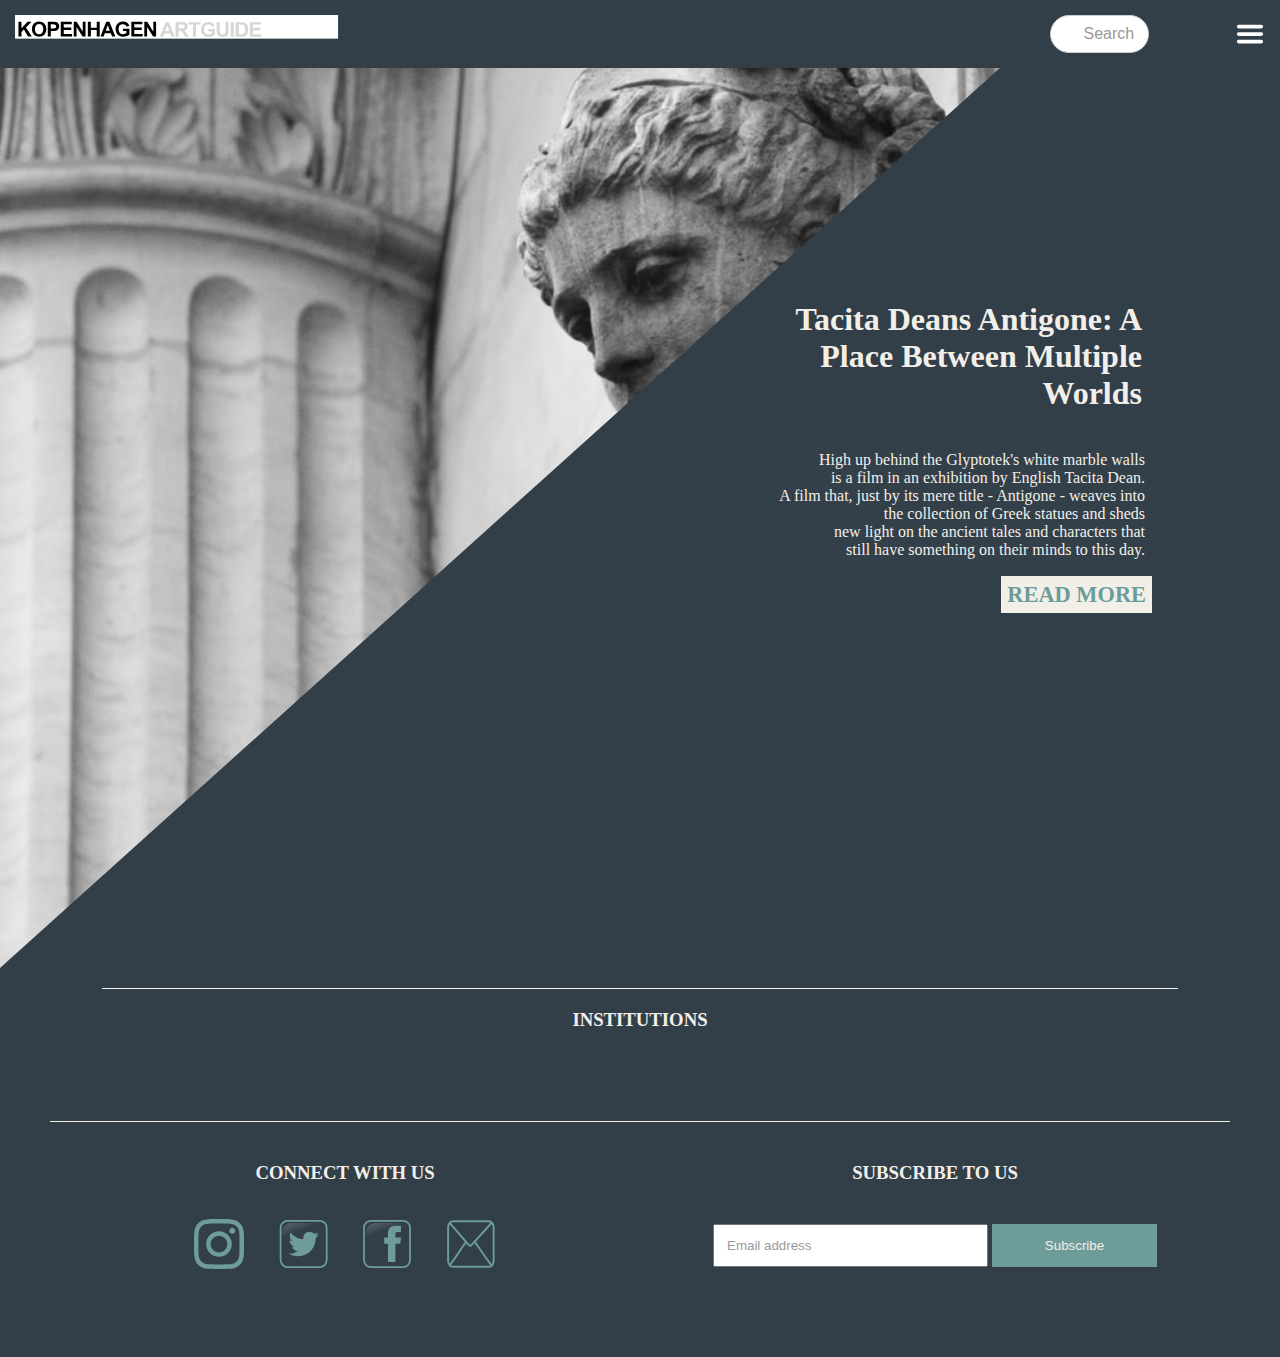
<file: index.html>
<!DOCTYPE html>
<html lang="">

<head>
    <meta charset="utf-8">
    <meta name="robots" content="index, follow">
    <meta name="viewport" content="width=device-width, initial-scale=1.0">
    <title>Kopenhagen.dk</title>
    <link rel="stylesheet" href="style/style.css">
</head>

<body>
    <nav id="overlay">
        <img src="images/close-button.svg" alt="menu" class="close-button" id="close-menu">
        <ul>
            <li>
                <section class="one">
                    <h2>ARTGUIDE</h2>
                    <a href="events.html">Calendar</a>
                    <a href="#">Reviews</a>
                    <br>
                    <br>
                </section>
            </li>

            <li>
                <section class="two">
                    <h2>MAGASINE</h2>
                    <a href="index.html">Articles</a>
                    <a href="#">Photo Gallery</a>
                    <br>
                    <br>
                </section>
            </li>

            <li>
                <section class="three">
                    <h2> MORE </h2>
                    <a href="About.html">About</a>
                    <a href="#">Contact</a>
                    <a href="#">Newsletter</a>
                </section>
            </li>
        </ul>
    </nav>
    <header>
        <a href="index.html"> <img src="images/logo2_reversed1.svg" alt="logo" class="logo"> </a>
        <form action="events.html">

            <input name="searchterm" type="search" placeholder="Search">
            <!--
            <input name="searchterm" type="search">
            <input type="submit" value="search">
-->
        </form>
        <img src="images/burger-menu.svg" alt="menu" class="menu-btn" id="open-menu">
    </header>
    <main>

        <div class="hero-image">
        </div>

        <div class="hero-text">
            <h1>Tacita Deans Antigone: A Place Between Multiple Worlds
            </h1>
            <p> High up behind the Glyptotek's white marble walls <br> is a film in an exhibition by English Tacita Dean.<br> A film that, just by its mere title - Antigone - weaves into the collection of Greek statues and sheds <br> new light on the ancient tales and characters that <br> still have something on their minds to this day.</p>
            <a href="singleEvent.html"> READ MORE </a>
        </div>
        <h3> INSTITUTIONS </h3>
        <div class="event-grid-wrapper" onload="">
        </div>
    </main>

    <template class="event-template">
        <div class="event">
            <a class="img-link"><img class="event-image" src="" alt="Image not found" height="300px" width="300px"></a>
            <section class="info">
                <a class="overlay_link">Title</a>
            </section>
        </div>
    </template>

    <footer>


<section>
<h3 class="header"> CONNECT WITH US</h3>
        <div class="links">

            <a href="https://www.instagram.com/kopenhagendk/" target="_blank">
                <img src="images/ig-logo.svg" alt="ig" class="socialicon">
            </a>

            <a href="https://twitter.com/KopenhagenAI" target="_blank">
                <img src="images/twitter-logo.svg" alt="twitter" class="socialicon">
            </a>

            <a href="https://www.facebook.com/kopenhagen.dk/?ref=search&__tn__=%2Cd%2CP-R&eid=ARDG_lwazEX1TMzXA8KDszDL2KJg1vf44_b2kJ1ytJLUQITOIH_bUSKEoWaHqJhDEhEP6fz556EC7qzw" target="_blank">
                <img src="images/facebook-logo.svg" alt="fb" class="socialicon">
            </a>

            <a href="mailto: kopenhagen@kopenhagen.dk">
                <img src="images/email4.svg" alt="email" class="socialicon">
            </a>
        </div>
        </section>


<form action="/action_page.php" class="form">
 <h3 class="header">SUBSCRIBE TO US</h3>

  <div class="container">

    <input type="text" placeholder="Email address" name="mail" required>
    <input type="submit" value="Subscribe">
  </div>


</form>



    </footer>
    <script src="scripts/menu.js"></script>
    <script src="scripts/eventsOnly.js"></script>
</body>

</html>
</file>
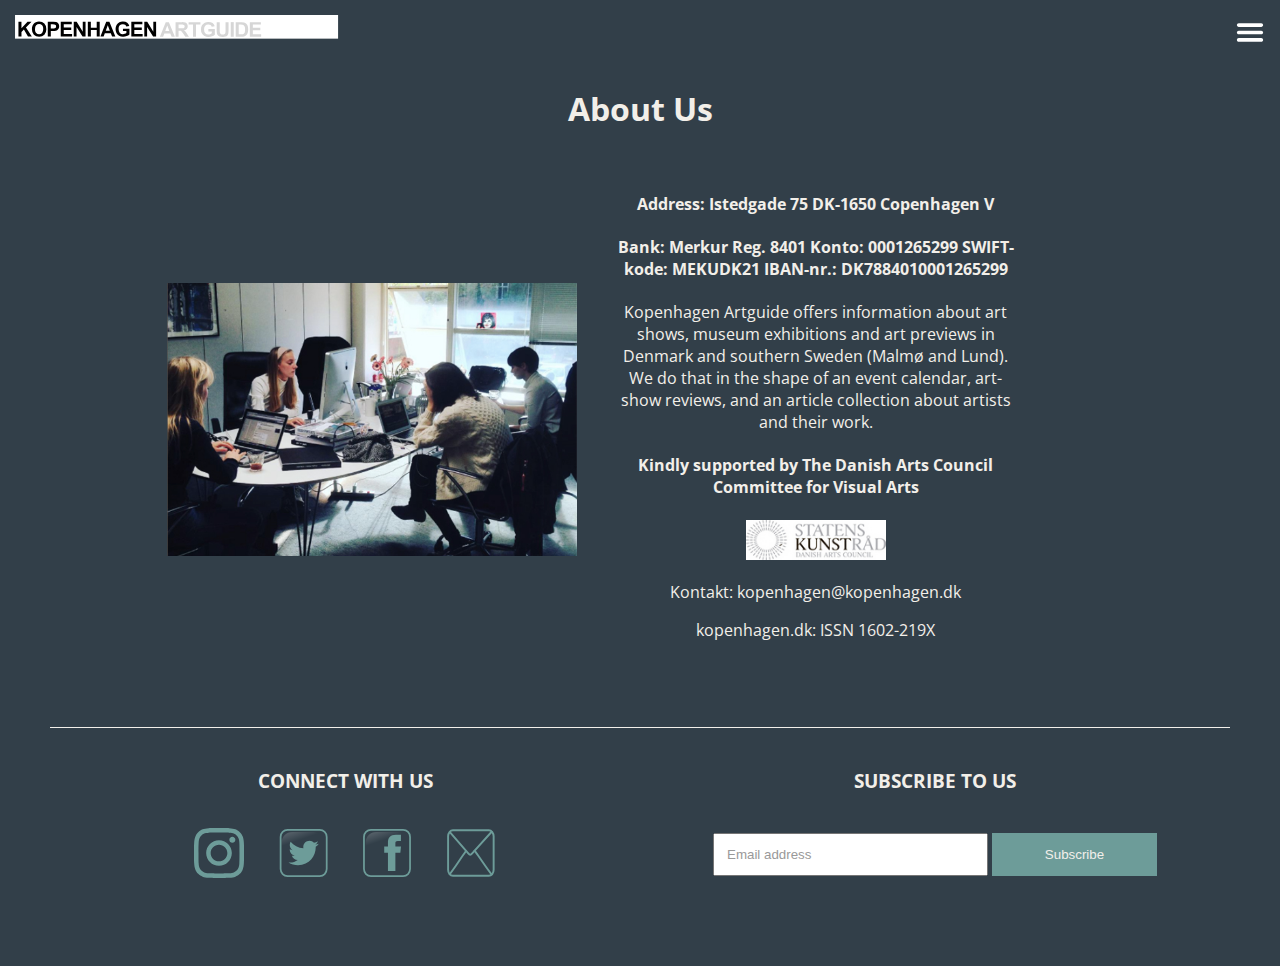
<file: About.html>
<!DOCTYPE html>
<html lang="">

<head>
    <meta charset="utf-8">
    <meta name="robots" content="index, follow">
    <meta name="viewport" content="width=device-width, initial-scale=1.0">
    <link rel="stylesheet" type="text/css" href="style/style.css">
    <link rel="stylesheet" type="text/css" href="//fonts.googleapis.com/css?family=Open+Sans" />
    <title>About Us</title>
</head>

<body>
    <nav id="overlay">
        <img src="images/close-button.svg" alt="menu" class="close-button" id="close-menu">
        <ul>
            <li>
                <section class="one">
                    <h2>ARTGUIDE</h2>
                    <a href="events.html">Calendar</a>
                    <a href="#">Reviews</a>
                    <br>
                    <br>
                </section>
            </li>

            <li>
                <section class="two">
                    <h2>MAGASINE</h2>
                    <a href="index.html">Articles</a>
                    <a href="#">Photo Gallery</a>
                    <br>
                    <br>
                </section>
            </li>

            <li>
                <section class="three">
                    <h2> MORE </h2>
                    <a href="About.html">About</a>
                    <a href="#">Contact</a>
                    <a href="#">Newsletter</a>
                </section>
            </li>
        </ul>
    </nav>
    <header>
        <a href="index.html"> <img src="images/logo2_reversed1.svg" alt="logo" class="logo"> </a>
        <img src="images/burger-menu.svg" alt="menu" class="menu-btn" id="open-menu">
    </header>
    <main class ="About">
        <h1 class="title1"> About Us</h1>
        <div class="wrapper">
            <div class="left_box1">
                <img src="images/about_us.jpg" alt="about" class="about_image">
            </div>

            <div class="right_box1">
                <h4 class="address"> Address: Istedgade 75
DK-1650 Copenhagen V</h4>
                <h4 class="bank">Bank: Merkur
Reg. 8401
Konto: 0001265299
SWIFT-kode: MEKUDK21
IBAN-nr.: DK7884010001265299</h4>
                <p class="">Kopenhagen Artguide offers
information about art shows, museum exhibitions and art
previews in Denmark and southern Sweden (Malmø and
Lund). We do that in the shape of an event calendar,
art-show reviews, and an article collection about artists
and their work. </p>
                <h4 class="support">Kindly supported by The Danish Arts Council Committee for Visual Arts</h4>
                <img src="images/about-logo.jpg" alt="about-logo"  class="about-logo">
                <p class="contact">Kontakt: kopenhagen@kopenhagen.dk</p>

            <p>kopenhagen.dk: ISSN 1602-219X</p>
            </div>
        </div>

    </main>
    <footer>

       <section>

<h3 class="header"> CONNECT WITH US</h3>
        <div class="links">

            <a href="https://www.instagram.com/kopenhagendk/" target="_blank">
                <img src="images/ig-logo.svg" alt="ig" class="socialicon">
            </a>

            <a href="https://twitter.com/KopenhagenAI" target="_blank">
                <img src="images/twitter-logo.svg" alt="twitter" class="socialicon">
            </a>

            <a href="https://www.facebook.com/kopenhagen.dk/?ref=search&__tn__=%2Cd%2CP-R&eid=ARDG_lwazEX1TMzXA8KDszDL2KJg1vf44_b2kJ1ytJLUQITOIH_bUSKEoWaHqJhDEhEP6fz556EC7qzw" target="_blank">
                <img src="images/facebook-logo.svg" alt="fb" class="socialicon">
            </a>

            <a href="mailto: kopenhagen@kopenhagen.dk">
                <img src="images/email4.svg" alt="email" class="socialicon">
            </a>
        </div>
        </section>


<form action="/action_page.php" class="form">
 <h3 class="header">SUBSCRIBE TO US</h3>

  <div class="container">

    <input type="text" placeholder="Email address" name="mail" required>
    <input type="submit" value="Subscribe">
  </div>


</form>



    </footer>
    <script src="scripts/menu.js"></script>

</body>

</html>
</file>
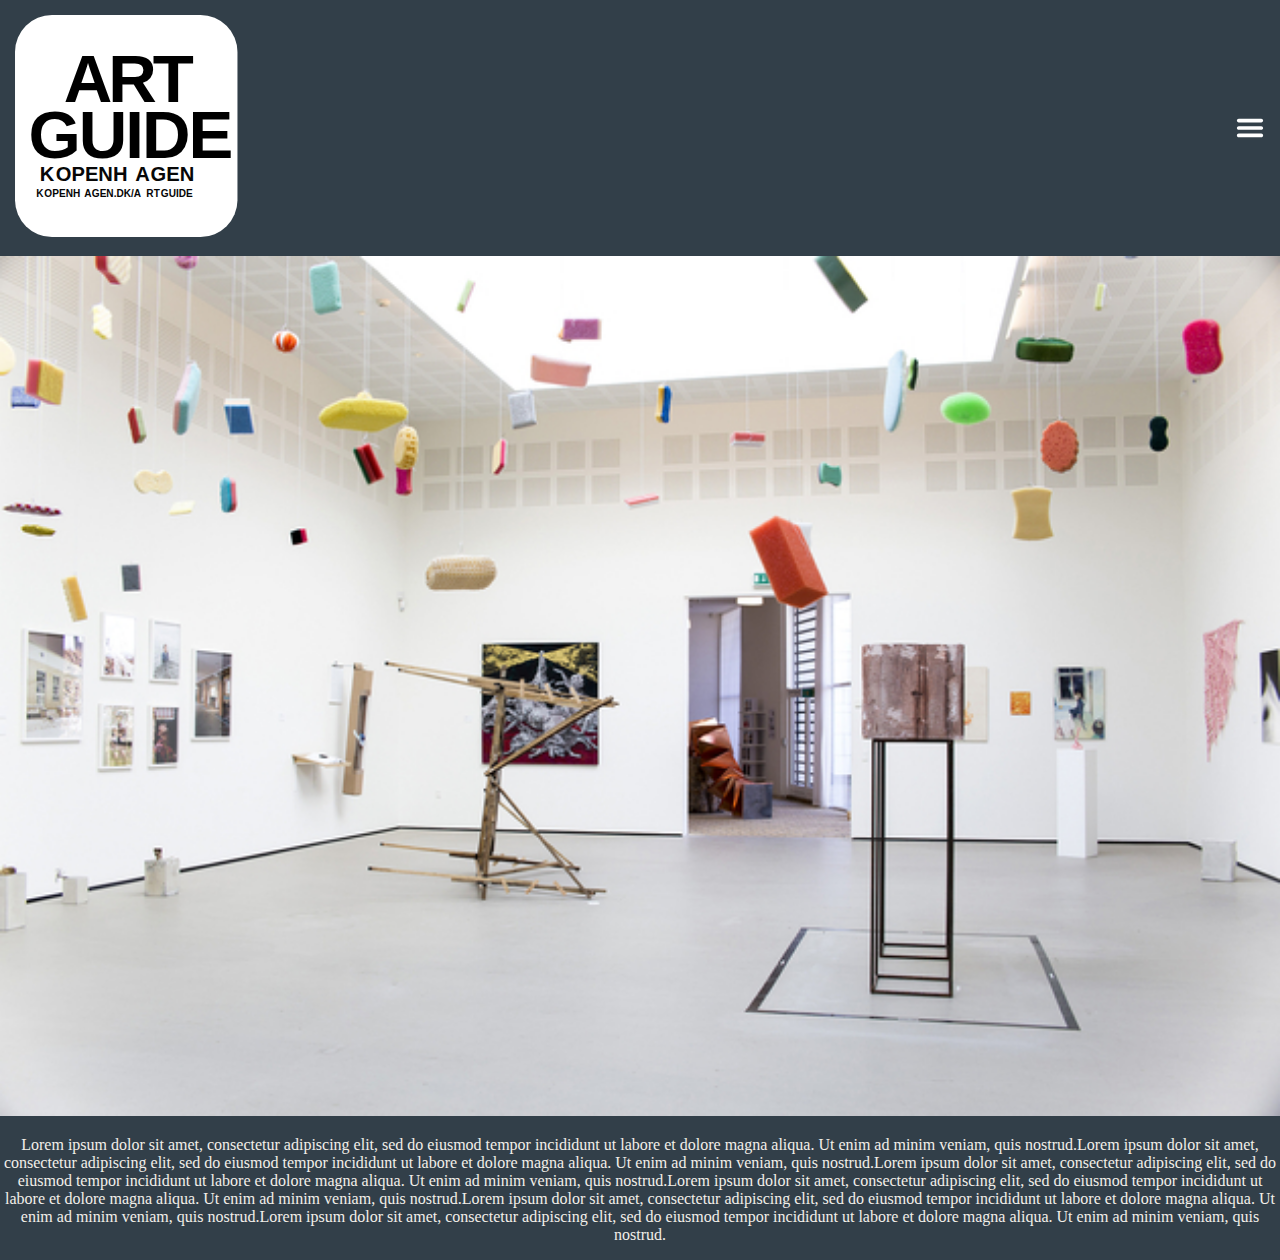
<file: article.html>
<!DOCTYPE html>
<html lang="">

<head>
    <meta charset="utf-8">
    <meta name="viewport" content="width=device-width, initial-scale=1.0">
    <title>Kopenhagen.dk</title>
    <link rel="stylesheet" href="style/style.css">
</head>

<body>
   <div class="triangle">
    <nav id="overlay">
        <img src="images/close-button.svg" alt="menu" class="close-button" id="close-menu">
        <ul>
            <li>
                <section class="one">
                    <h2>ARTGUIDE</h2>
                    <a href="events.html">Calendar</a>
                    <a href="#">Reviews</a>
                    <br>
                    <br>
                </section>
            </li>

            <li>
                <section class="two">
                    <h2>MAGASINE</h2>
                    <a href="#">Articles</a>
                    <a href="#">Photo Gallery</a>
                    <br>
                    <br>
                </section>
            </li>

            <li>
                <section class="three">
                    <h2> n </h2>
                    <a href="#">About</a>
                    <a href="#">Contact</a>
                    <a href="#">Newsletter</a>
                    <a href="#">Ads and Visibilty</a>
                </section>
            </li>
        </ul>
    </nav>
    <header>
        <a href="index.html"> <img src="images/logo.svg" alt="logo" class="logo"> </a>
        <img src="images/burger-menu.svg" alt="menu" class="menu-btn" id="open-menu">
    </header>

    <main>
        <section class="article-container">
           <img src="images/article.jpg" class="article_image" alt="image">
            <p> Lorem ipsum dolor sit amet, consectetur adipiscing elit, sed do eiusmod tempor incididunt ut labore et dolore magna aliqua. Ut enim ad minim veniam, quis nostrud.Lorem ipsum dolor sit amet, consectetur adipiscing elit, sed do eiusmod tempor incididunt ut labore et dolore magna aliqua. Ut enim ad minim veniam, quis nostrud.Lorem ipsum dolor sit amet, consectetur adipiscing elit, sed do eiusmod tempor incididunt ut labore et dolore magna aliqua. Ut enim ad minim veniam, quis nostrud.Lorem ipsum dolor sit amet, consectetur adipiscing elit, sed do eiusmod tempor incididunt ut labore et dolore magna aliqua. Ut enim ad minim veniam, quis nostrud.Lorem ipsum dolor sit amet, consectetur adipiscing elit, sed do eiusmod tempor incididunt ut labore et dolore magna aliqua. Ut enim ad minim veniam, quis nostrud.Lorem ipsum dolor sit amet, consectetur adipiscing elit, sed do eiusmod tempor incididunt ut labore et dolore magna aliqua. Ut enim ad minim veniam, quis nostrud.</p>

        </section>
    </main>
    </div>
    <script src="scripts/menu.js"></script>
</body></html>
</file>
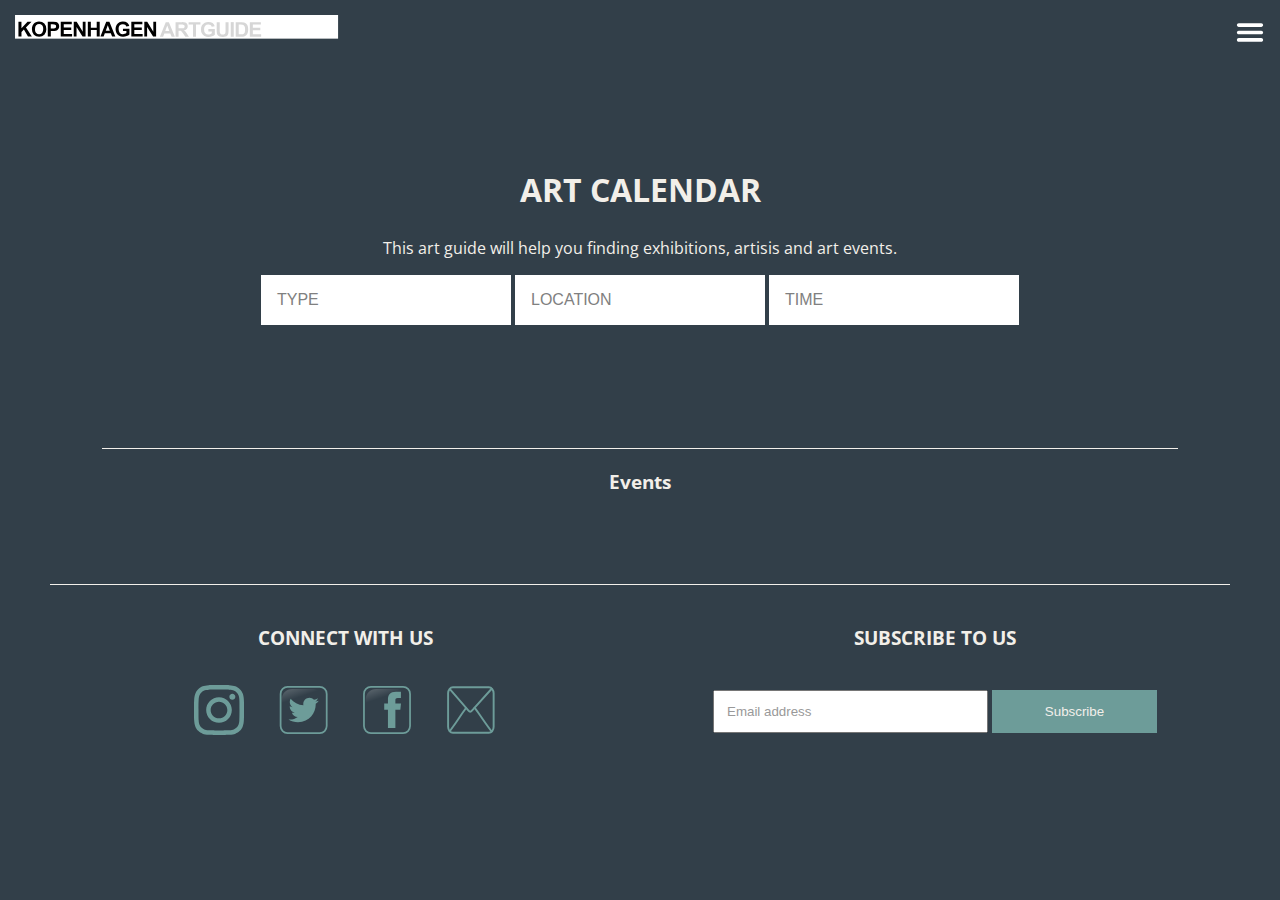
<file: events.html>
<!DOCTYPE html>
<html lang="">

<head>
    <meta charset="utf-8">
    <meta name="robots" content="index, follow">
    <meta name="viewport" content="width=device-width, initial-scale=1.0">
    <link rel="stylesheet" type="text/css" href="style/style.css">
    <link rel="stylesheet" type="text/css" href="//fonts.googleapis.com/css?family=Open+Sans" />
    <title>Calendar</title>
</head>

<body>
    <nav id="overlay">
        <img src="images/close-button.svg" alt="menu" class="close-button" id="close-menu">
        <ul>
            <li>
                <section class="one">
                    <h2>ARTGUIDE</h2>
                    <a href="events.html">Calendar</a>
                    <a href="#">Reviews</a>
                    <br>
                    <br>
                </section>
            </li>

            <li>
                <section class="two">
                    <h2>MAGASINE</h2>
                    <a href="index.html">Articles</a>
                    <a href="#">Photo Gallery</a>
                    <br>
                    <br>
                </section>
            </li>

            <li>
                <section class="three">
                    <h2> MORE </h2>
                    <a href="About.html">About</a>
                    <a href="#">Contact</a>
                    <a href="#">Newsletter</a>
                </section>
            </li>
        </ul>
    </nav>
    <header>
        <a href="index.html"> <img src="images/logo2_reversed1.svg" alt="logo" class="logo"> </a>
        <img src="images/burger-menu.svg" alt="menu" class="menu-btn" id="open-menu">
    </header>

    <div class="selection-container">
      
        <h2>ART CALENDAR</h2>
        <p class="description"> This art guide will help you finding exhibitions, artisis and art events.</p>


        <div class="selections">
            <div class="dropdown">
                <button class="dropbtn">TYPE</button>
                <div class="dropdown-type" id="dropdown-content">

                </div>
            </div>
            <div class="dropdown">
                <button class="dropbtn">LOCATION</button>
                <div class="dropdown-loc" id="dropdown-content">

                </div>
            </div>
            <div class="dropdown">
                <button class="dropbtn">TIME</button>
                <div class="dropdown-time" id="dropdown-content">
                    <a>Today</a>
                    <a>Tomorrow</a>
                    <a>This Week</a>
                    <a>This Month</a>
                    <a>Next Month</a>
                </div>
            </div>
        </div>
    </div>
<h3> Events </h3>
    <div class="event-grid-wrapper">

    </div>

    <template class="event-template">
        <div class="event">
            <a class="img-link"><img class="event-image" src="" alt="Image not found" height="300px" width="300px"></a>
                    <section class="info">
                <a class="overlay_link">Title of event</a>
            </section>
        </div>

    </template>

<footer>
<section>
<h3 class="header"> CONNECT WITH US</h3>
        <div class="links">

            <a href="https://www.instagram.com/kopenhagendk/" target="_blank">
                <img src="images/ig-logo.svg" alt="ig" class="socialicon">
            </a>

            <a href="https://twitter.com/KopenhagenAI" target="_blank">
                <img src="images/twitter-logo.svg" alt="twitter" class="socialicon">
            </a>

            <a href="https://www.facebook.com/kopenhagen.dk/?ref=search&__tn__=%2Cd%2CP-R&eid=ARDG_lwazEX1TMzXA8KDszDL2KJg1vf44_b2kJ1ytJLUQITOIH_bUSKEoWaHqJhDEhEP6fz556EC7qzw" target="_blank">
                <img src="images/facebook-logo.svg" alt="fb" class="socialicon">
            </a>

            <a href="mailto: kopenhagen@kopenhagen.dk">
                <img src="images/email4.svg" alt="email" class="socialicon">
            </a>
        </div>
        </section>


<form action="/action_page.php" class="form">
 <h3 class="header">SUBSCRIBE TO US</h3>

  <div class="container">

    <input type="text" placeholder="Email address" name="mail" required>
    <input type="submit" value="Subscribe">
  </div>


</form>


   </footer>
</body>

</html>
<script src="scripts/menu.js"></script>
<script src="scripts/events.js"></script>
</file>
<file: style/style.css>
.event-grid-wrapper {
    margin: auto;
    display: grid;
    margin: 0 auto;
    grid-template-columns: repeat(auto-fit, minmax(400px, 1fr));
    grid-gap: 1rem;
    text-align: center;
}

img {
    width: 100%;
    height: auto;
}

body {
    background-color: #323F49;
    font-family: Open Sans;
    color: #F2EFE9;
    margin: 0;
    overflow-x: hidden;
}

.hero-image {
    background-image: url("../images/heroimage.jpg");
    height: 100vh;
    width: 100vw;
    background-position: center;
    background-repeat: no-repeat;
    background-size: cover;
    position: relative;
    -webkit-clip-path: polygon(0 0, 0 94%, 72% 0);
    clip-path: polygon(0 0, 100% 0, 100% calc(100% - 90vw), 0 100%);
}
.hero-text {
    text-align: right;
    position: absolute;
    top: 30%;
    right: 10%;
    max-width: 400px;
    color: #F2EFE9;
}

.hero-text h1 {
    color: #F2EFE9;
    padding: 10px;
}

.hero-text a {
    text-decoration: none;
    color: #6C9C99;
    background: #F2EFE9;
    /*    color: #F2EFE9;*/
    font-size: 1.4em;
    padding: 6px;
    font-weight: bold;
    /*    background: #334049;   */
}

.hero-text p {
    background: #334049;
    padding: 7px;
}

.event {
    display: grid;
    overflow: hidden;
    cursor: pointer;
}

.event:hover > .info {
    transform: translateX(0);

}

.event > * {
    position: relative;
    grid-column: 1/-1;
    grid-row: 1/-1;

}

.event section {
    z-index: 10;
    background-color: #F2EFE9;
    display: grid;
    place-content: center;
    transform: translateX(100%);
    transition: all 0.3s;
}

.overlay_link {
    text-decoration: none;
    color: #323F49;
    font-size: 1.4em;
}

h2 {
    margin-top: 8%;
    font-size: 2em;
}

.selection-container {
    text-align: center;
    padding-bottom: 8%;
}

.dropbtn {
    background-color: #FFFFFF;
    color: gray;
    padding: 16px;
    font-size: 16px;
    border: 1px;
    cursor: pointer;
    width: 250px;
    text-align: left;
}

.dropdown {
    position: relative;
    display: inline-block;
}

#dropdown-content {
    display: none;
    position: absolute;
    background-color: #f9f9f9;
    min-width: 250px;
    box-shadow: 0px 8px 16px 0px rgba(0, 0, 0, 0.2);
    z-index: 1;
    text-align: left;

}

#dropdown-content a {
    color: black;
    padding: 12px 16px;
    text-decoration: none;
    display: block;
}

#dropdown-content a:hover {
    background-color: #f1f1f1
}

.dropdown:hover #dropdown-content {
    display: block;
}

.search-results a {
    font-size: 10px;
    color: white;
}

.search-results p {
    font-size: 10px;
}


/**HAMBURGER MENU**/
header {
    display: flex;
    justify-content: space-between;
    padding: 15px;
    background-color: #323F49;
}

.logo {
    height: auto;
    width: 130%;

}

header .menu-btn {
    width: 30px;
    float: right;
    cursor: pointer;
}

section {
    padding: 4em;
}

section h2 {
    font-size: 2em;
    margin: 1em auto;
    width: 70%;
    text-transform: uppercase;
}

nav {
    position: absolute;
    background: rgba(0, 0, 0, 0.8);
    padding: 2em;
    width: calc(100% - 4em);
    height: calc(100vh - 4em);
    display: none;
    -webkit-transform: scaleX(0);
    transform: scaleX(0);
    -webkit-transform-origin: right;
    transform-origin: right;
}

nav .close-button {
    width: 18px;
    float: right;
    cursor: pointer;
    opacity: 0;
}

nav ul {
    list-style-type: none;
    margin: 0 auto 0 auto;
    padding: 0;
    display: grid;
    grid-template-columns: repeat(3, auto);
    width: 90%;
}

nav ul a {
    color: #323F49;
    font-weight: lighter;
    display: block;
    font-size: 1.4em;
    padding: 0;
    text-decoration: none;
}

nav ul h2 {
    color: #323F49;
    margin: 0 0 10% 0;
    display: block;
    font-size: 2em;
}

nav ul li {
    opacity: 0;
}

.show-menu {
    display: block;
    -webkit-animation: slide-menu 0.5s ease-in forwards;
    animation: slide-menu 0.5s ease-in forwards;
    z-index: 2;
}

.show-menu .close-button {
    -webkit-animation: show-x 0.5s 0.5s forwards;
    animation: show-x 0.5s 0.5s forwards;
}

.show-menu li:nth-of-type(1) {
    -webkit-animation: menu-item-anim .6s forwards 1s ease-in-out;
    animation: menu-item-anim .6s forwards 1s ease-in-out;
}

.show-menu li:nth-of-type(2) {
    -webkit-animation: menu-item-anim .6s forwards 1.2s ease-in-out;
    animation: menu-item-anim .6s forwards 1.2s ease-in-out;
}

.show-menu li:nth-of-type(3) {
    -webkit-animation: menu-item-anim .6s forwards 1.4s ease-in-out;
    animation: menu-item-anim .6s forwards 1.4s ease-in-out;
}

.show-menu li:nth-of-type(4) {
    -webkit-animation: menu-item-anim .6s forwards 1.8s ease-in-out;
    animation: menu-item-anim .6s forwards 1.8s ease-in-out;
}

/** TRIANGLES **/

.one {
    background: #F2EFE9;
    position: relative;
    /*    clip-path: polygon(0 0, 100% 0, 69% 100%, 0% 100%);*/
}

.two {
    background: #F2EFE9;
    position: relative;
    /*    clip-path: polygon(0 0, 100% 0, 69% 100%, 0% 100%);*/
}

.three {
    background: #F2EFE9;
    position: relative;
    /*    clip-path: polygon(0 0, 100% 0, 69% 100%, 0% 100%);*/
}

/** SEARCH BAR **/
input {
    outline: none;
}

input[type=search] {
    -webkit-appearance: textfield;
    -webkit-box-sizing: content-box;
    font-size: 100%;
}

input::-webkit-search-decoration,
input::-webkit-search-cancel-button {
    display: none;
}


input[type=search] {
    background: white url(https://static.tumblr.com/ftv85bp/MIXmud4tx/search-icon.png) no-repeat 7px center;
    border: solid 1px #ccc;
    padding: 9px 10px 9px 32px;
    width: 55px;

    -webkit-border-radius: 10em;
    -moz-border-radius: 10em;
    border-radius: 10em;

    -webkit-transition: all .5s;
    -moz-transition: all .5s;
    transition: all .5s;
}

input[type=search]:focus {
    width: 130px;
    background-color: #fff;

    -webkit-box-shadow: 0 0 5px rgba(109, 207, 246, .5);
    -moz-box-shadow: 0 0 5px rgba(109, 207, 246, .5);
    box-shadow: 0 0 5px rgba(109, 207, 246, .5);
}


input:-moz-placeholder {
    color: #999;
}

input::-webkit-input-placeholder {
    color: #999;
}


@media only screen and (max-width: 600px) {
    .logo {
        height: auto;
        width: 100%;
        padding-top: 10px;

    }

    input[type=search] {
        width: 30px;
    }

    input[type=search] {
        font-size: 55%;
    }

    .hero-text {
        text-align: left;
        position: absolute;
        top: 20%;
        right: 10%;
        max-width: 400px;
        color: #F2EFE9;
    }

    .event {
        display: grid;
        overflow: hidden;
        margin: 0 10% 0 10%;
    }
}

@media only screen and (min-width: 600px) {
    form {
        margin-left: 650px;
    }
 form{
   margin-left: 650px;
}
    footer {
    display: grid;
    grid-template-columns: 1fr 1fr;

}
}



@-webkit-keyframes slide-menu {
    from {
        -webkit-transform: scaleX(0);
        transform: scaleX(0);
    }

    to {
        -webkit-transform: scaleX(1);
        transform: scaleX(1);
    }
}

@keyframes slide-menu {
    from {
        -webkit-transform: scaleX(0);
        transform: scaleX(0);
    }

    to {
        -webkit-transform: scaleX(1);
        transform: scaleX(1);
    }
}

@-webkit-keyframes show-x {
    from {
        opacity: 0;
    }

    to {
        opacity: 1;
    }
}

@keyframes show-x {
    from {
        opacity: 0;
    }

    to {
        opacity: 1;
    }
}

@-webkit-keyframes menu-item-anim {
    from {
        -webkit-transform: translateY(70%);
        transform: translateY(70%);
        opacity: 0;
    }

    to {
        -webkit-transform: translateY(0);
        transform: translateY(0);
        opacity: 1;
    }
}

@keyframes menu-item-anim {
    from {
        -webkit-transform: translateY(70%);
        transform: translateY(70%);
        opacity: 0;
    }

    to {
        -webkit-transform: translateY(0);
        transform: translateY(0);
        opacity: 1;
    }
}

footer {
    margin: 70px 50px;
    opacity: 2px;
    border-top: 0.5px solid #f2efea;
}

h3 {
    border-top: 0.1px solid #f2efea;
    margin: 20px 8% 20px 8%;
    padding-top: 20px;
    text-align: center;
    border-top: 0.2px solid #f2efea;

}
.header{
    border-top: none;
}



section{
   grid-column-start: 1;
    padding: 0px;
    text-align: center;
}
.links {

    word-spacing: 30px;
    padding-top: 15px;


}

a {
    text-decoration: none;
}

.singleEventContents {
    text-align: center;
}

.About {
    text-align: center;
}

.about-logo {
    width: 140px;
}

.wrapper {
    width: 80%;
}

.left_box {
    width: 40%;
    display: inline-block;
}

.left_box1 {
    width: 40%;
    display: inline-block;
    margin-left: 16%;
}

.right_box {
    width: 40%;
    display: inline-block;

}

.right_box1 {
    width: 40%;
    display: inline-block;
    margin-left: 30px;
}

.title1 {
    padding-bottom: 20px;
}

.socialicon {
    width: 50px;
    height: 50px;
}

.about_image {
    padding-bottom: 80px;
}
.container {
  padding: 20px;
   ;
}

input[type=text]  {
  width: 50%;
  padding: 12px;
  display: inline-block;
  box-sizing: border-box;
}
input[type=submit]{
width: 30%;
padding: 14px;

}

input[type=submit] {
  background-color: #6d9c99;
  color: #f2efea;
  border: none;
}

input[type=submit]:hover {
  opacity: 0.8;
}

.form {
   grid-column-start: 2;
    grid-row-start: 1;
    margin: 0px;
    text-align: center;

}
</file>
